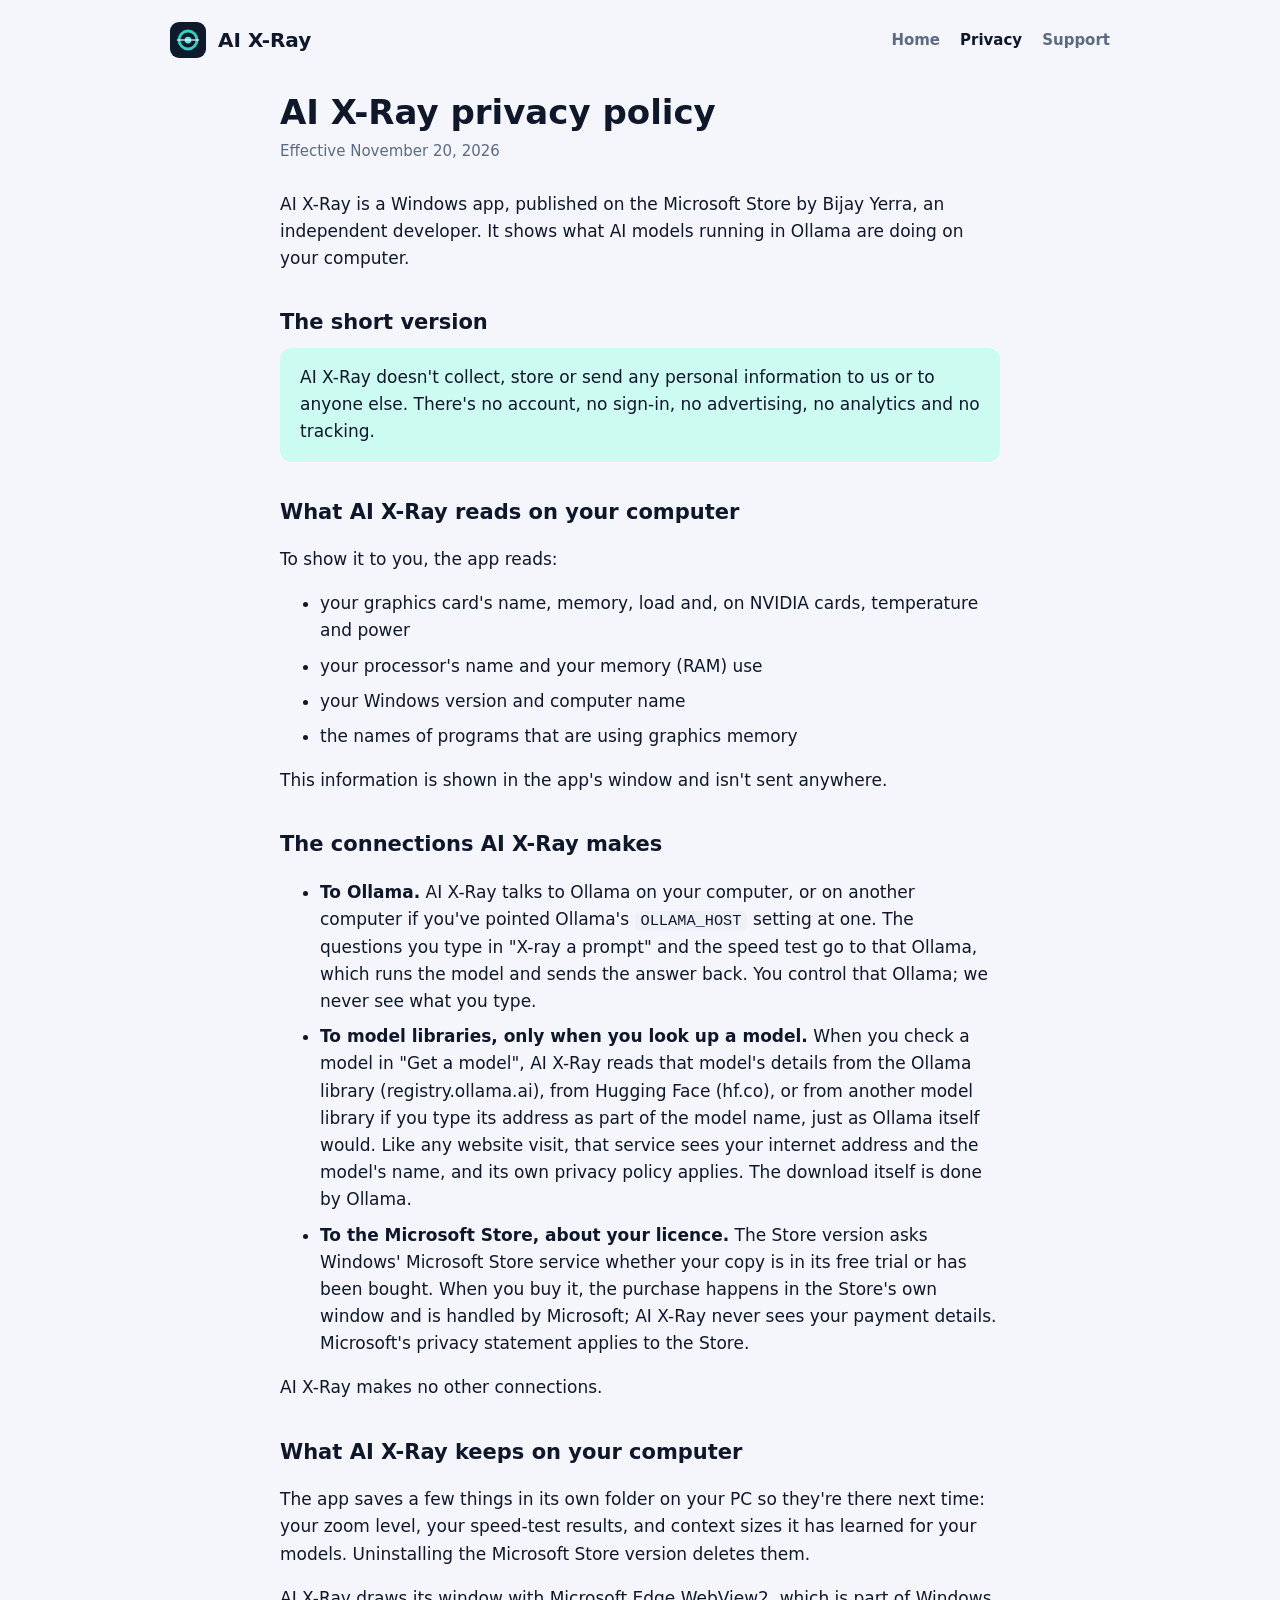
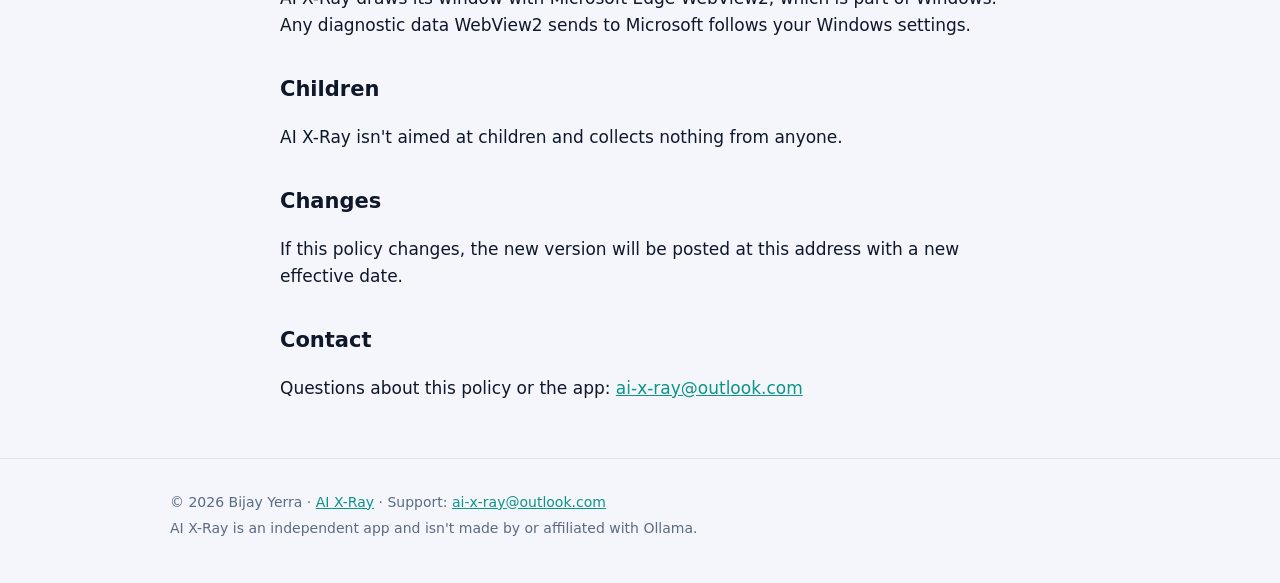
<file: privacy.html>
<!doctype html>
<html lang="en">
  <head>
    <meta charset="utf-8" />
    <meta name="viewport" content="width=device-width, initial-scale=1" />
    <title>AI X-Ray privacy policy</title>
    <meta name="description" content="AI X-Ray doesn't collect, store or send any personal information." />
    <link rel="icon" href="favicon.svg" type="image/svg+xml" />
    <link rel="stylesheet" href="style.css" />
  </head>
  <body>
    <header class="site">
      <div class="wrap">
        <a class="brand" href="./">
          <img src="favicon.svg" alt="" width="36" height="36" />
          AI X-Ray
        </a>
        <nav>
          <a href="./">Home</a>
          <a href="privacy.html" aria-current="page">Privacy</a>
          <a href="mailto:ai-x-ray@outlook.com">Support</a>
        </nav>
      </div>
    </header>

    <main class="wrap">
      <article class="policy">
        <h1>AI X-Ray privacy policy</h1>
        <p class="effective">Effective November 20, 2026</p>

        <p>
          AI X-Ray is a Windows app, published on the Microsoft Store by Bijay Yerra, an independent developer. It shows what AI
          models running in Ollama are doing on your computer.
        </p>

        <h2>The short version</h2>
        <div class="short">
          <p>
            AI X-Ray doesn't collect, store or send any personal information to us or to anyone else. There's no account, no
            sign-in, no advertising, no analytics and no tracking.
          </p>
        </div>

        <h2>What AI X-Ray reads on your computer</h2>
        <p>To show it to you, the app reads:</p>
        <ul>
          <li>your graphics card's name, memory, load and, on NVIDIA cards, temperature and power</li>
          <li>your processor's name and your memory (RAM) use</li>
          <li>your Windows version and computer name</li>
          <li>the names of programs that are using graphics memory</li>
        </ul>
        <p>This information is shown in the app's window and isn't sent anywhere.</p>

        <h2>The connections AI X-Ray makes</h2>
        <ul>
          <li>
            <strong>To Ollama.</strong> AI X-Ray talks to Ollama on your computer, or on another computer if you've pointed
            Ollama's <code>OLLAMA_HOST</code> setting at one. The questions you type in "X-ray a prompt" and the speed test go to
            that Ollama, which runs the model and sends the answer back. You control that Ollama; we never see what you type.
          </li>
          <li>
            <strong>To model libraries, only when you look up a model.</strong> When you check a model in "Get a model", AI X-Ray
            reads that model's details from the Ollama library (registry.ollama.ai), from Hugging Face (hf.co), or from another
            model library if you type its address as part of the model name, just as Ollama itself would. Like any website visit,
            that service sees your internet address and the model's name, and its own privacy policy applies. The download itself
            is done by Ollama.
          </li>
          <li>
            <strong>To the Microsoft Store, about your licence.</strong> The Store version asks Windows' Microsoft Store service
            whether your copy is in its free trial or has been bought. When you buy it, the purchase happens in the Store's own
            window and is handled by Microsoft; AI X-Ray never sees your payment details. Microsoft's privacy statement applies to
            the Store.
          </li>
        </ul>
        <p>AI X-Ray makes no other connections.</p>

        <h2>What AI X-Ray keeps on your computer</h2>
        <p>
          The app saves a few things in its own folder on your PC so they're there next time: your zoom level, your speed-test
          results, and context sizes it has learned for your models. Uninstalling the Microsoft Store version deletes them.
        </p>
        <p>
          AI X-Ray draws its window with Microsoft Edge WebView2, which is part of Windows. Any diagnostic data WebView2 sends to
          Microsoft follows your Windows settings.
        </p>

        <h2>Children</h2>
        <p>AI X-Ray isn't aimed at children and collects nothing from anyone.</p>

        <h2>Changes</h2>
        <p>If this policy changes, the new version will be posted at this address with a new effective date.</p>

        <h2>Contact</h2>
        <p>Questions about this policy or the app: <a href="mailto:ai-x-ray@outlook.com">ai-x-ray@outlook.com</a></p>
      </article>
    </main>

    <footer class="site">
      <div class="wrap">
        <p>© 2026 Bijay Yerra · <a href="./">AI X-Ray</a> · Support: <a href="mailto:ai-x-ray@outlook.com">ai-x-ray@outlook.com</a></p>
        <p>AI X-Ray is an independent app and isn't made by or affiliated with Ollama.</p>
      </div>
    </footer>
  </body>
</html>
</file>
<file: style.css>
:root {
  color-scheme: light dark;
  --font: "Segoe UI Variable Text", "Segoe UI", system-ui, -apple-system, "SF Pro Text", Ubuntu, sans-serif;
  --bg: #f4f6fb;
  --surface: #ffffff;
  --surface-2: #eef2f8;
  --border: #dde4ef;
  --text: #0f172a;
  --muted: #5b6b82;
  --accent: #0d9488;
  --accent-soft: #ccfbf1;
  --shadow: 0 1px 2px rgb(15 23 42 / 0.05), 0 4px 16px rgb(15 23 42 / 0.05);
}

@media (prefers-color-scheme: dark) {
  :root {
    --bg: #0a1020;
    --surface: #111a2c;
    --surface-2: #18233a;
    --border: #233150;
    --text: #e7edf7;
    --muted: #93a5bf;
    --accent: #2dd4bf;
    --accent-soft: #0f3b3a;
    --shadow: 0 1px 2px rgb(0 0 0 / 0.3), 0 8px 24px rgb(0 0 0 / 0.25);
  }
}

* {
  box-sizing: border-box;
}

html,
body {
  margin: 0;
  background: var(--bg);
  color: var(--text);
  font-family: var(--font);
  font-size: 17px;
  line-height: 1.6;
  -webkit-font-smoothing: antialiased;
}

a {
  color: var(--accent);
}

.wrap {
  max-width: 980px;
  margin: 0 auto;
  padding: 0 20px;
}

/* ---- header and footer ---- */

header.site {
  padding: 22px 0;
}
header.site .wrap {
  display: flex;
  align-items: center;
  justify-content: space-between;
  gap: 16px;
  flex-wrap: wrap;
}
.brand {
  display: flex;
  align-items: center;
  gap: 12px;
  color: var(--text);
  text-decoration: none;
  font-size: 20px;
  font-weight: 750;
}
nav {
  display: flex;
  gap: 20px;
  font-size: 15px;
  font-weight: 600;
}
nav a {
  color: var(--muted);
  text-decoration: none;
}
nav a:hover,
nav a[aria-current="page"] {
  color: var(--text);
}

footer.site {
  margin-top: 56px;
  padding: 28px 0 40px;
  border-top: 1px solid var(--border);
  color: var(--muted);
  font-size: 14px;
}
footer.site p {
  margin: 4px 0;
}

/* ---- home page ---- */

.hero {
  padding: 36px 0 28px;
  text-align: center;
}
.hero h1 {
  margin: 0;
  font-size: clamp(32px, 6vw, 48px);
  line-height: 1.15;
  letter-spacing: -0.02em;
}
.hero .sub {
  margin: 12px auto 0;
  max-width: 620px;
  color: var(--muted);
  font-size: 20px;
}
.store {
  display: inline-block;
  margin-top: 24px;
  line-height: 0;
}
.store img {
  height: auto;
}
.store:focus-visible {
  outline: 2px solid var(--accent);
  outline-offset: 4px;
  border-radius: 6px;
}
.needs {
  margin-top: 12px;
  color: var(--muted);
  font-size: 14px;
}

.shot {
  display: block;
  width: 100%;
  height: auto;
  margin: 28px 0 8px;
  border-radius: 14px;
  border: 1px solid var(--border);
  box-shadow: var(--shadow);
}

.features {
  display: grid;
  grid-template-columns: repeat(auto-fit, minmax(260px, 1fr));
  gap: 16px;
  margin-top: 40px;
}
.feature {
  padding: 20px 22px;
  border-radius: 14px;
  background: var(--surface);
  border: 1px solid var(--border);
}
.feature h3 {
  margin: 0 0 6px;
  font-size: 17px;
}
.feature p {
  margin: 0;
  color: var(--muted);
  font-size: 15px;
}

.facts {
  margin-top: 40px;
  padding: 22px 24px;
  border-radius: 14px;
  background: var(--surface-2);
  font-size: 15px;
}
.facts ul {
  margin: 0;
  padding-left: 20px;
}

/* ---- privacy page ---- */

article.policy {
  max-width: 720px;
  margin: 0 auto;
  padding: 12px 0 0;
}
article.policy h1 {
  margin: 0;
  font-size: 34px;
  line-height: 1.2;
}
article.policy .effective {
  margin: 6px 0 28px;
  color: var(--muted);
  font-size: 15px;
}
article.policy h2 {
  margin: 34px 0 8px;
  font-size: 21px;
}
article.policy li {
  margin: 8px 0;
}
article.policy code {
  padding: 1px 6px;
  border-radius: 6px;
  background: var(--surface-2);
  font-size: 0.9em;
}
.short {
  padding: 16px 20px;
  border-radius: 12px;
  background: var(--accent-soft);
}
.short p {
  margin: 0;
}
</file>
